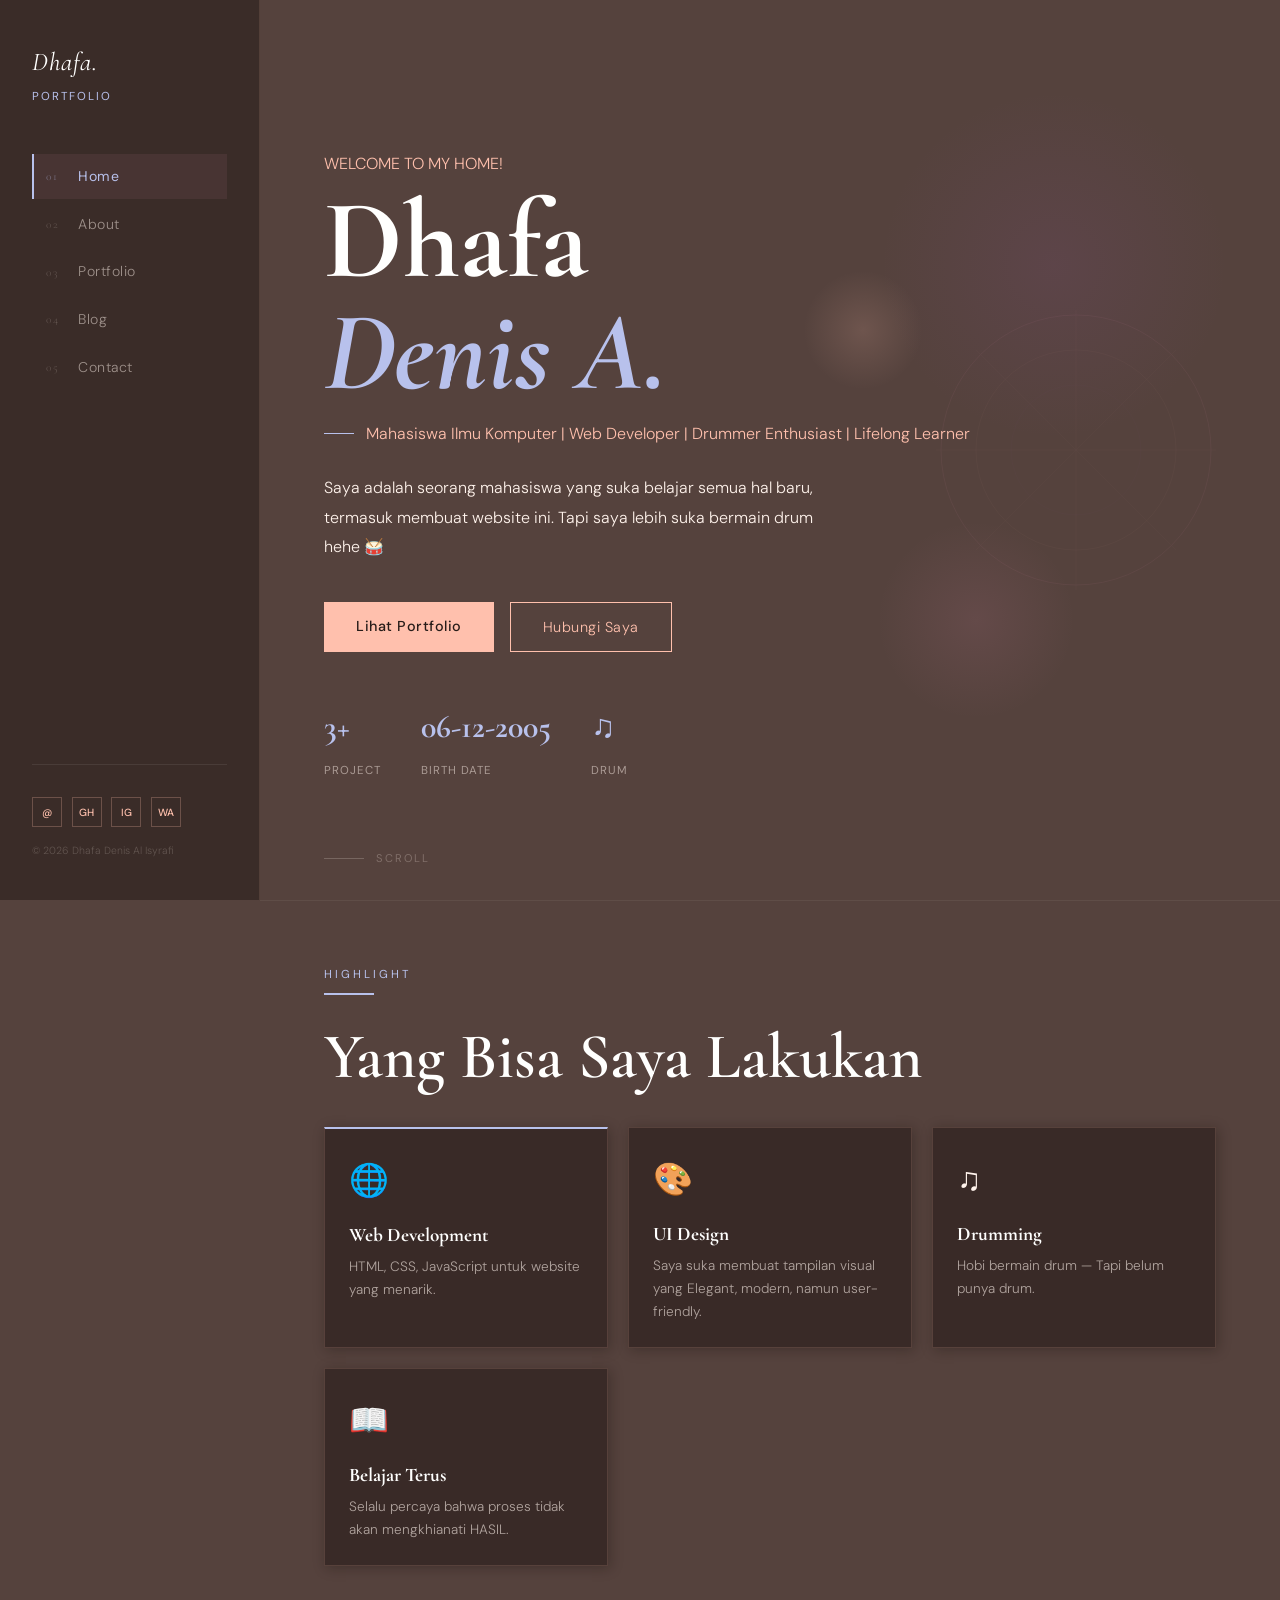
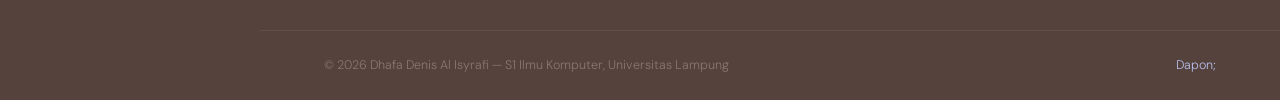
<file: index.html>
<!DOCTYPE html>
<html lang="id">
<head>
  <meta charset="UTF-8"/>
  <meta name="viewport" content="width=device-width, initial-scale=1.0"/>
  <title>Dhafa Denis | Home</title>

  <link rel="stylesheet" href="style.css">
  <link rel="preconnect" href="https://fonts.googleapis.com"/>
  <link rel="preconnect" href="https://fonts.gstatic.com" crossorigin/>
  <link href="https://fonts.googleapis.com/css2?family=Cormorant+Garamond:ital,wght@0,400;0,600;0,700;1,400;1,600&family=DM+Sans:wght@300;400;500&display=swap" rel="stylesheet"/>
</head>
<body>

<aside class="sidebar" id="sidebar">
  <a href="index.html" class="sidebar-logo">Dhafa.</a>
  <span class="sidebar-tagline">Portfolio</span>

  <nav class="sidebar-nav">
    <a href="index.html" class="active">
      <span class="nav-num">01</span> Home
    </a>
    <a href="about.html">
      <span class="nav-num">02</span> About
    </a>
    <a href="portfolio.html">
      <span class="nav-num">03</span> Portfolio
    </a>
    <a href="blog.html">
      <span class="nav-num">04</span> Blog
    </a>
    <a href="contact.html">
      <span class="nav-num">05</span> Contact
    </a>
  </nav>

  <div class="sidebar-divider"></div>

  <div class="sidebar-socials">
    <a href="mailto:Ahirafy1977@gmail.com" class="social-icon" title="Email">@</a>
    <a href="https://github.com/dhafaden" target="_blank" class="social-icon" title="GitHub">GH</a>
    <a href="https://instagram.com/dhafadns" target="_blank" class="social-icon" title="Instagram">IG</a>
    <a href="https://wa.me/6282176998906" target="_blank" class="social-icon" title="WhatsApp">WA</a>
  </div>
  <p class="sidebar-copy">&copy; <span class="current-year">2025</span> Dhafa Denis Al Isyrafi</p>
</aside>

<div class="sidebar-overlay" id="overlay" onclick="closeSidebar()"></div>
<button class="hamburger" id="hamburger" onclick="toggleSidebar()" aria-label="Toggle Menu">
  <span></span><span></span><span></span>
</button>

<main class="main">

  <header class="hero-section">

    <div class="hero-blob hero-blob-1"></div>
    <div class="hero-blob hero-blob-2"></div>
    <div class="hero-blob hero-blob-3"></div>

    <svg style="position:absolute;right:4rem;top:50%;transform:translateY(-50%);opacity:0.06;width:280px;height:280px;pointer-events:none" viewBox="0 0 280 280" fill="none" xmlns="http://www.w3.org/2000/svg">
      <circle cx="140" cy="140" r="135" stroke="#e78fb3" stroke-width="1"/>
      <circle cx="140" cy="140" r="100" stroke="#ffc0ad" stroke-width="0.5"/>
      <circle cx="140" cy="140" r="65" stroke="#9656a1" stroke-width="0.5"/>
      <line x1="0" y1="140" x2="280" y2="140" stroke="#e78fb3" stroke-width="0.5"/>
      <line x1="140" y1="0" x2="140" y2="280" stroke="#e78fb3" stroke-width="0.5"/>
      <line x1="40" y1="40" x2="240" y2="240" stroke="#ffc0ad" stroke-width="0.3"/>
      <line x1="240" y1="40" x2="40" y2="240" stroke="#ffc0ad" stroke-width="0.3"/>
    </svg>

    <div class="hero-content">
      <p class="hero-greeting">WELCOME TO MY HOME!</p>
      <h1 class="hero-name">Dhafa<br/><em>Denis A.</em></h1>
      <div class="hero-typed-row">
        <span class="hero-dash"></span>
        <span class="typed-text">
          Mahasiswa Ilmu Komputer | Web Developer | Drummer Enthusiast | Lifelong Learner
        </span>
      </div>
      <p class="hero-desc">
        Saya adalah seorang mahasiswa yang suka belajar semua hal baru, termasuk membuat website ini.
        Tapi saya lebih suka bermain drum hehe &#129345;
      </p>
      <div class="hero-btns">
        <a href="portfolio.html" class="btn-primary">Lihat Portfolio</a>
        <a href="contact.html" class="btn-outline">Hubungi Saya</a>
      </div>
      <div class="hero-stats">
        <div class="stat-item">
          <span class="stat-num">3+</span>
          <span class="stat-label">Project</span>
        </div>
        <div class="stat-item">
          <span class="stat-num">06-12-2005</span>
          <span class="stat-label">Birth Date</span>
        </div>
        <div class="stat-item">
          <span class="stat-num">&#9835;</span>
          <span class="stat-label">Drum</span>
        </div>
      </div>
    </div>

    <div class="scroll-hint">
      <span class="scroll-hint-line"></span>
      <span>scroll</span>
    </div>
  </header>

  <section style="padding: 4rem; border-top: 1px solid rgba(255,243,236,0.06);">
    <div style="max-width: 900px;">
      <span class="section-label reveal">Highlight</span>
      <span class="deco-line reveal"></span>
      <h2 class="section-title reveal" style="margin-bottom:2rem;">Yang Bisa Saya Lakukan</h2>

      <div style="display:grid; grid-template-columns:repeat(auto-fill,minmax(220px,1fr)); gap:1.25rem;">
        <div class="card reveal">
          <div style="font-size:2rem;margin-bottom:1rem;">&#127760;</div>
          <h3 style="font-size:1.2rem;margin-bottom:0.5rem;">Web Development</h3>
          <p style="font-size:0.85rem;color:rgba(255,243,236,0.6);">HTML, CSS, JavaScript untuk website yang menarik.</p>
        </div>
        <div class="card reveal">
          <div style="font-size:2rem;margin-bottom:1rem;">&#127912;</div>
          <h3 style="font-size:1.2rem;margin-bottom:0.5rem;">UI Design</h3>
          <p style="font-size:0.85rem;color:rgba(255,243,236,0.6);">Saya suka membuat tampilan visual yang Elegant, modern, namun user-friendly.</p>
        </div>
        <div class="card reveal">
          <div style="font-size:2rem;margin-bottom:1rem;">&#9835;</div>
          <h3 style="font-size:1.2rem;margin-bottom:0.5rem;">Drumming</h3>
          <p style="font-size:0.85rem;color:rgba(255,243,236,0.6);">Hobi bermain drum — Tapi belum punya drum.</p>
        </div>
        <div class="card reveal">
          <div style="font-size:2rem;margin-bottom:1rem;">&#128214;</div>
          <h3 style="font-size:1.2rem;margin-bottom:0.5rem;">Belajar Terus</h3>
          <p style="font-size:0.85rem;color:rgba(255,243,236,0.6);">Selalu percaya bahwa proses tidak akan mengkhianati HASIL.</p>
        </div>
      </div>
    </div>
  </section>

  <footer>
    <span>&copy; <span class="current-year">2025</span> Dhafa Denis Al Isyrafi &mdash; S1 Ilmu Komputer, Universitas Lampung</span>
    <span style="color:var(--highlight);">Dapon;</span>
  </footer>

</main>

<script src="main.js"></script>
</body>
</html>
</file>
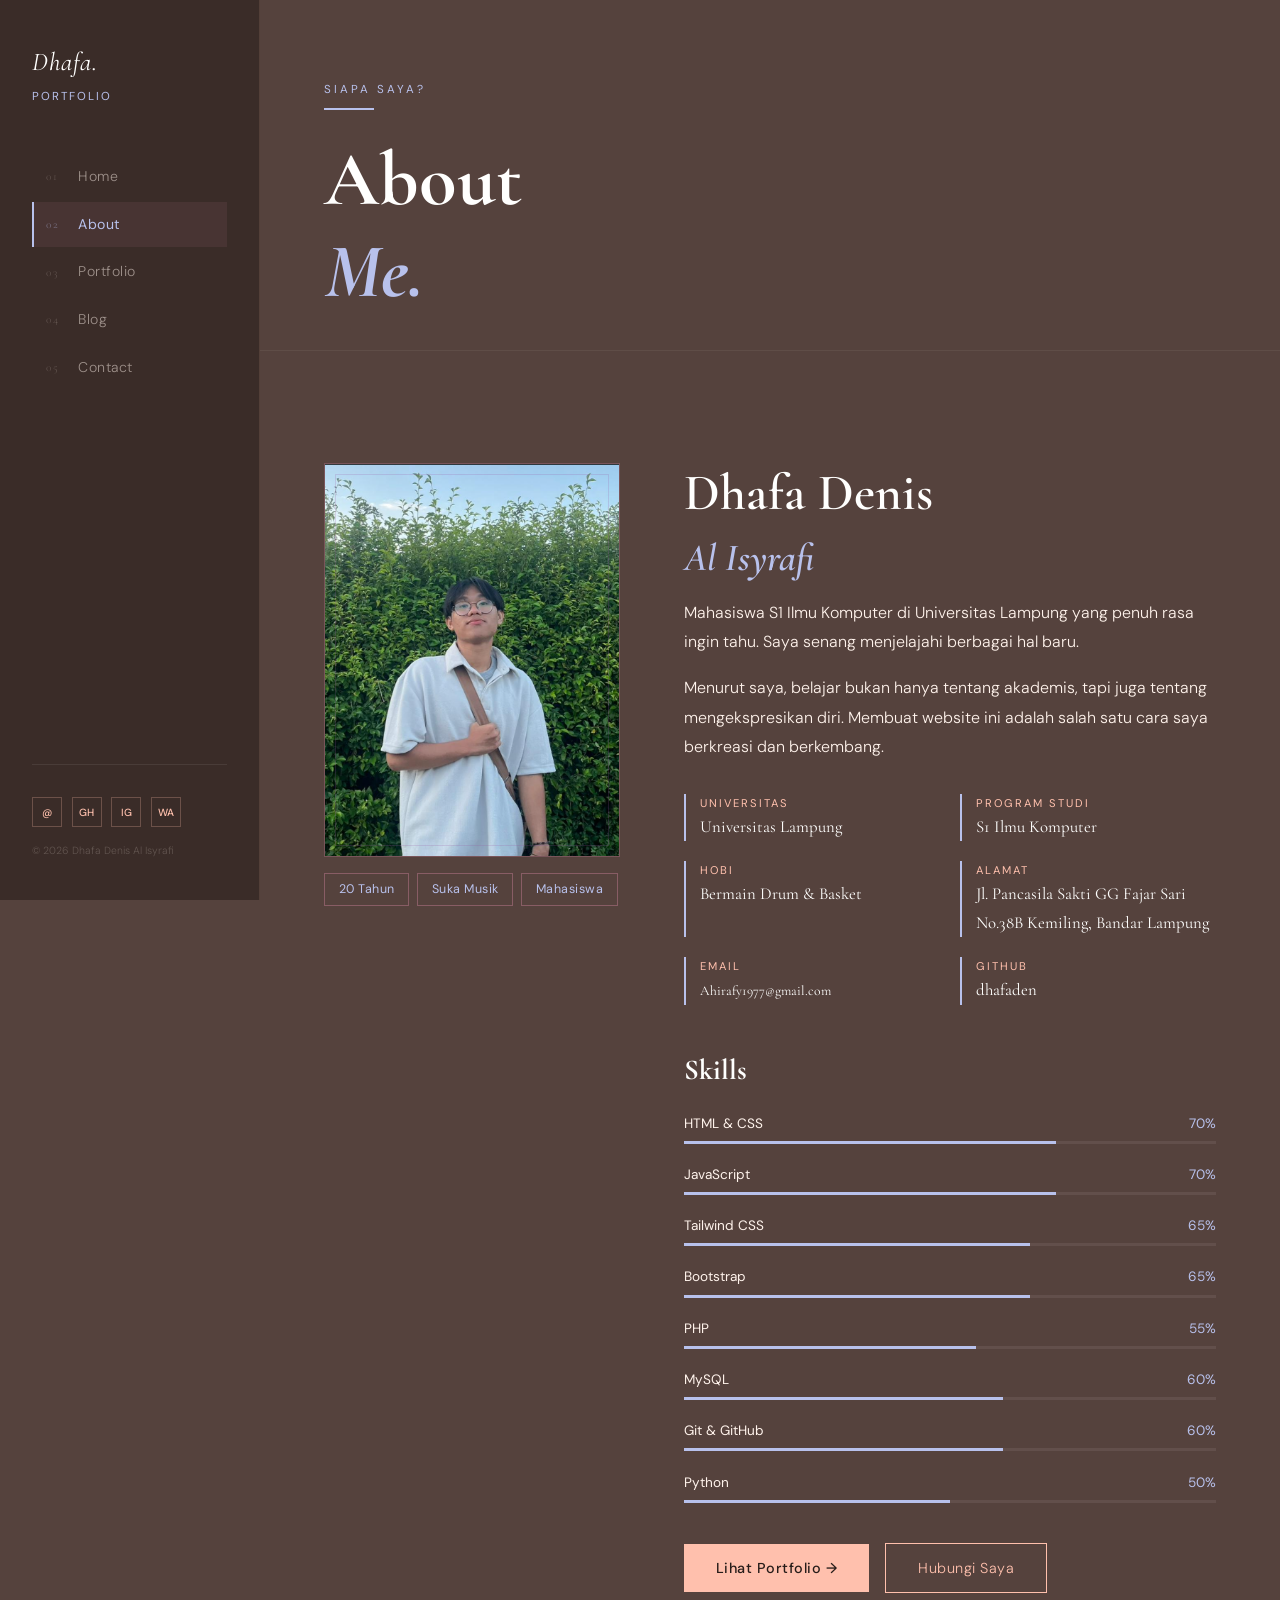
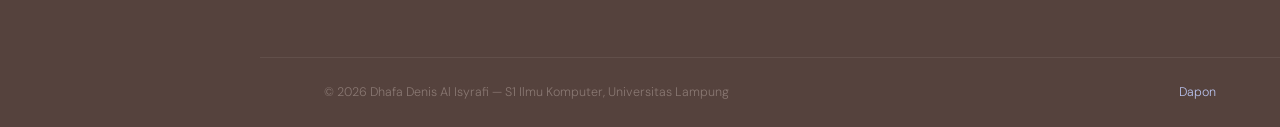
<file: about.html>
<!DOCTYPE html>
<html lang="id">
<head>
  <meta charset="UTF-8"/>
  <meta name="viewport" content="width=device-width, initial-scale=1.0"/>
  <title>Dhafa Denis | About</title>
  <link rel="stylesheet" href="style.css">
  <link href="https://fonts.googleapis.com/css2?family=Cormorant+Garamond:ital,wght@0,400;0,600;0,700;1,400;1,600&family=DM+Sans:wght@300;400;500&display=swap" rel="stylesheet"/>
</head>
<body>

<aside class="sidebar" id="sidebar">
  <a href="index.html" class="sidebar-logo">Dhafa.</a>
  <span class="sidebar-tagline">Portfolio</span>
  <nav class="sidebar-nav">
    <a href="index.html"><span class="nav-num">01</span> Home</a>
    <a href="about.html" class="active"><span class="nav-num">02</span> About</a>
    <a href="portfolio.html"><span class="nav-num">03</span> Portfolio</a>
    <a href="blog.html"><span class="nav-num">04</span> Blog</a>
    <a href="contact.html"><span class="nav-num">05</span> Contact</a>
  </nav>
  <div class="sidebar-divider"></div>
  <div class="sidebar-socials">
    <a href="mailto:Ahirafy1977@gmail.com" class="social-icon">@</a>
    <a href="https://github.com/dhafaden" target="_blank" class="social-icon">GH</a>
    <a href="https://instagram.com/dhafadns" target="_blank" class="social-icon">IG</a>
    <a href="https://wa.me/6282176998906" target="_blank" class="social-icon">WA</a>
  </div>
  <p class="sidebar-copy">&copy; <span class="current-year">2025</span> Dhafa Denis Al Isyrafi</p>
</aside>

<div class="sidebar-overlay" id="overlay" onclick="closeSidebar()"></div>
<button class="hamburger" id="hamburger" onclick="toggleSidebar()"><span></span><span></span><span></span></button>

<main class="main">
  <header style="padding:5rem 4rem 2rem;border-bottom:1px solid rgba(255,243,236,0.06);">
    <span class="section-label">Siapa Saya?</span>
    <span class="deco-line"></span>
    <h1 style="font-size:clamp(2.5rem,6vw,5rem);font-weight:700;">About<br/><em style="color:var(--highlight)">Me.</em></h1>
  </header>

  <section class="page-content">
    <div class="about-grid">

      <div class="about-photo-col">
        <div class="about-photo">
          <img src="dapon.png" alt="Foto Dhafa Denis" />
        </div>
        <div style="margin-top:1rem;display:flex;gap:0.5rem;flex-wrap:wrap;">
          <span class="tag">20 Tahun</span>
          <span class="tag">Suka Musik</span>
          <span class="tag">Mahasiswa</span>
        </div>
      </div>

      <div>
        <h2 style="font-size:clamp(2rem,4vw,3.5rem);font-weight:600;margin-bottom:0.75rem;" class="reveal">
          Dhafa Denis<br/><em style="color:var(--highlight);font-size:0.75em;">Al Isyrafi</em>
        </h2>

        <p class="about-bio reveal">
          Mahasiswa S1 Ilmu Komputer di Universitas Lampung yang penuh rasa ingin tahu. Saya senang menjelajahi berbagai hal baru.
        </p>
        <p class="about-bio reveal">
          Menurut saya, belajar bukan hanya tentang akademis, tapi juga tentang mengekspresikan diri. Membuat website ini adalah salah satu cara saya berkreasi dan berkembang.
        </p>

        <div class="facts-grid reveal">
          <div class="fact"><span class="fact-label">Universitas</span><span class="fact-val">Universitas Lampung</span></div>
          <div class="fact"><span class="fact-label">Program Studi</span><span class="fact-val">S1 Ilmu Komputer</span></div>
          <div class="fact"><span class="fact-label">Hobi</span><span class="fact-val">Bermain Drum & Basket</span></div>
          <div class="fact"><span class="fact-label">Alamat</span><span class="fact-val">Jl. Pancasila Sakti GG Fajar Sari No.38B Kemiling, Bandar Lampung</span></div>
          <div class="fact"><span class="fact-label">Email</span><span class="fact-val" style="font-size:0.85rem;">Ahirafy1977@gmail.com</span></div>
          <div class="fact"><span class="fact-label">GitHub</span><span class="fact-val">dhafaden</span></div>
        </div>

        <div class="skills-section reveal">
          <h3 style="font-family:'Cormorant Garamond',serif;font-size:1.8rem;margin-bottom:1.5rem;color:var(--headline);">Skills</h3>

          <div class="skill-item">
            <div class="skill-header"><span class="skill-name">HTML &amp; CSS</span><span class="skill-percent">70%</span></div>
            <div class="skill-bar"><div class="skill-fill" data-level="70"></div></div>
          </div>
          <div class="skill-item">
            <div class="skill-header"><span class="skill-name">JavaScript</span><span class="skill-percent">70%</span></div>
            <div class="skill-bar"><div class="skill-fill" data-level="70"></div></div>
          </div>
          <div class="skill-item">
            <div class="skill-header"><span class="skill-name">Tailwind CSS</span><span class="skill-percent">65%</span></div>
            <div class="skill-bar"><div class="skill-fill" data-level="65"></div></div>
          </div>
          <div class="skill-item">
            <div class="skill-header"><span class="skill-name">Bootstrap</span><span class="skill-percent">65%</span></div>
            <div class="skill-bar"><div class="skill-fill" data-level="65"></div></div>
          </div>
          <div class="skill-item">
            <div class="skill-header"><span class="skill-name">PHP</span><span class="skill-percent">55%</span></div>
            <div class="skill-bar"><div class="skill-fill" data-level="55"></div></div>
          </div>
          <div class="skill-item">
            <div class="skill-header"><span class="skill-name">MySQL</span><span class="skill-percent">60%</span></div>
            <div class="skill-bar"><div class="skill-fill" data-level="60"></div></div>
          </div>
          <div class="skill-item">
            <div class="skill-header"><span class="skill-name">Git &amp; GitHub</span><span class="skill-percent">60%</span></div>
            <div class="skill-bar"><div class="skill-fill" data-level="60"></div></div>
          </div>
          <div class="skill-item">
            <div class="skill-header"><span class="skill-name">Python</span><span class="skill-percent">50%</span></div>
            <div class="skill-bar"><div class="skill-fill" data-level="50"></div></div>
          </div>
        </div>

        <div style="margin-top:2.5rem;" class="reveal">
          <a href="portfolio.html" class="btn-primary">Lihat Portfolio &rarr;</a>
          &nbsp;&nbsp;
          <a href="contact.html" class="btn-outline">Hubungi Saya</a>
        </div>
      </div>
    </div>
  </section>

  <footer>
    <span>&copy; <span class="current-year">2025</span> Dhafa Denis Al Isyrafi &mdash; S1 Ilmu Komputer, Universitas Lampung</span>
    <span style="color:var(--highlight);">Dapon</span>
  </footer>
</main>

<script src="main.js"></script>
</body>
</html>
</file>
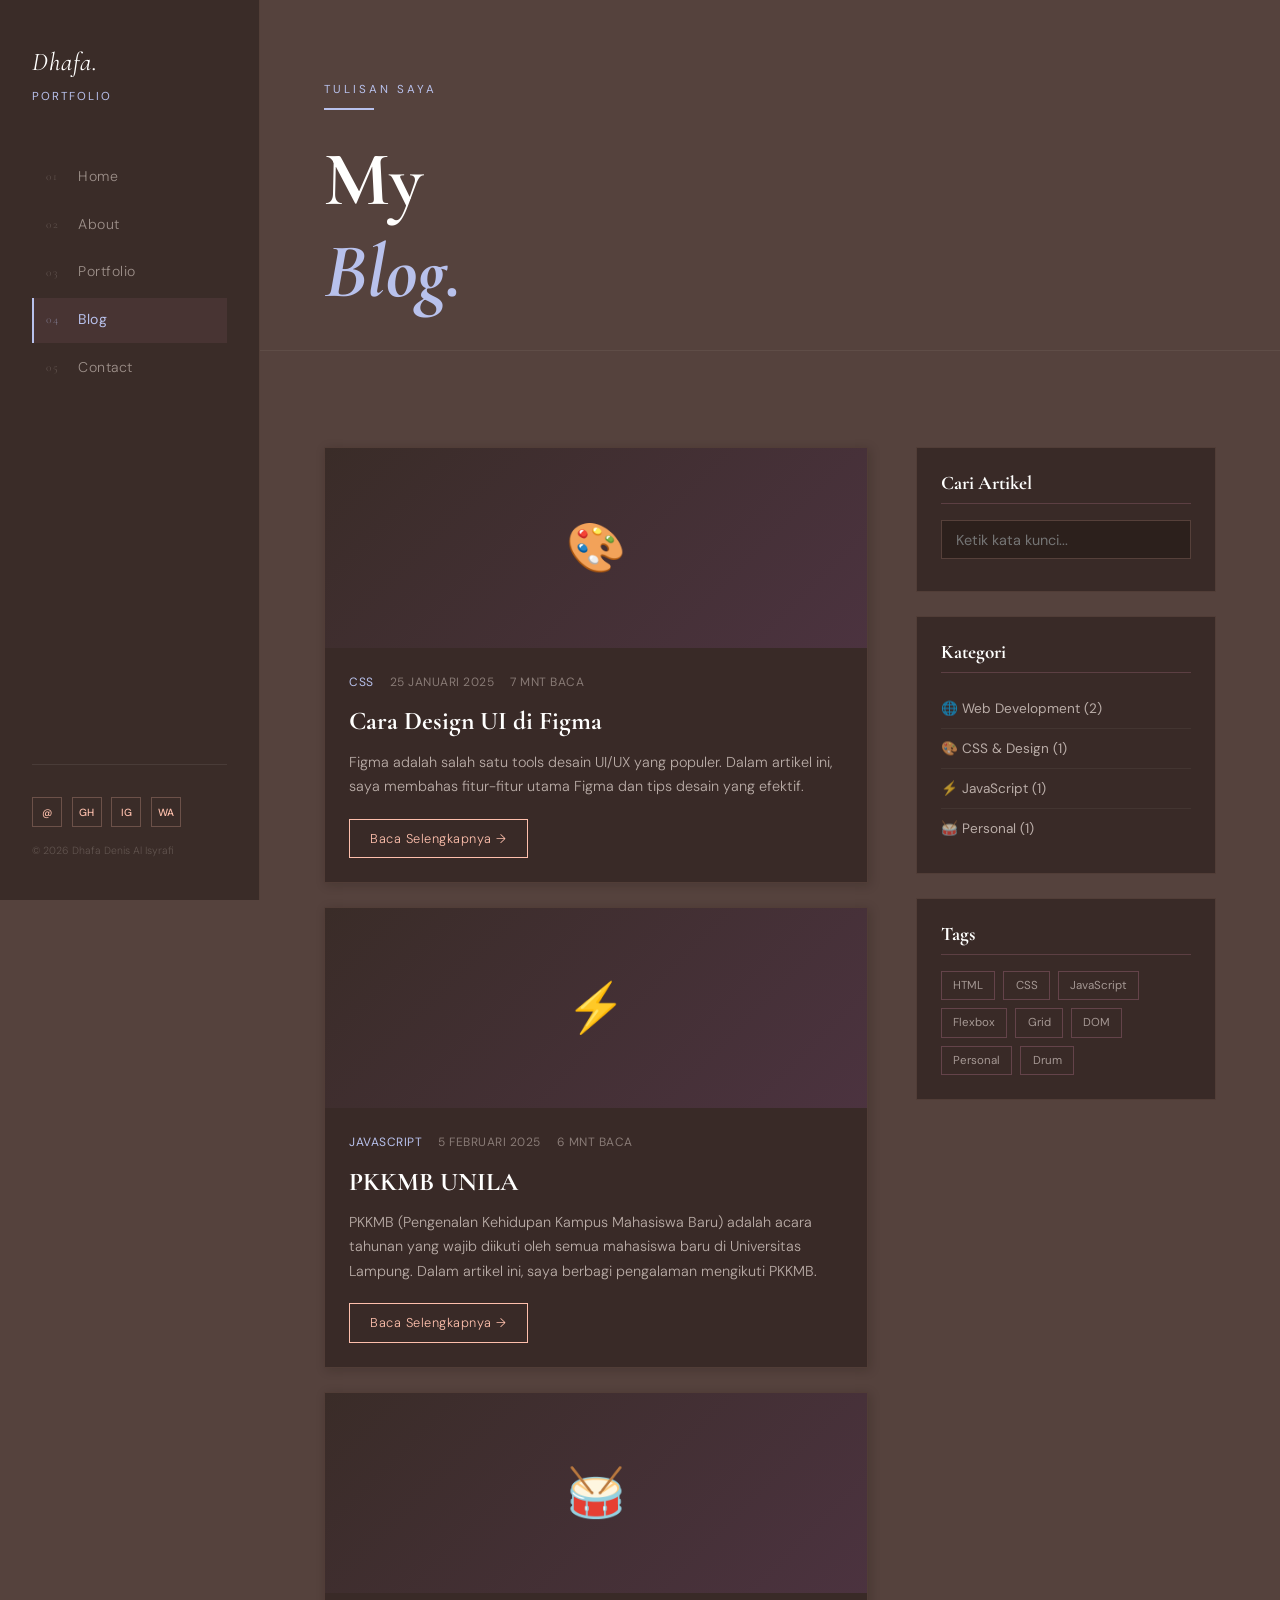
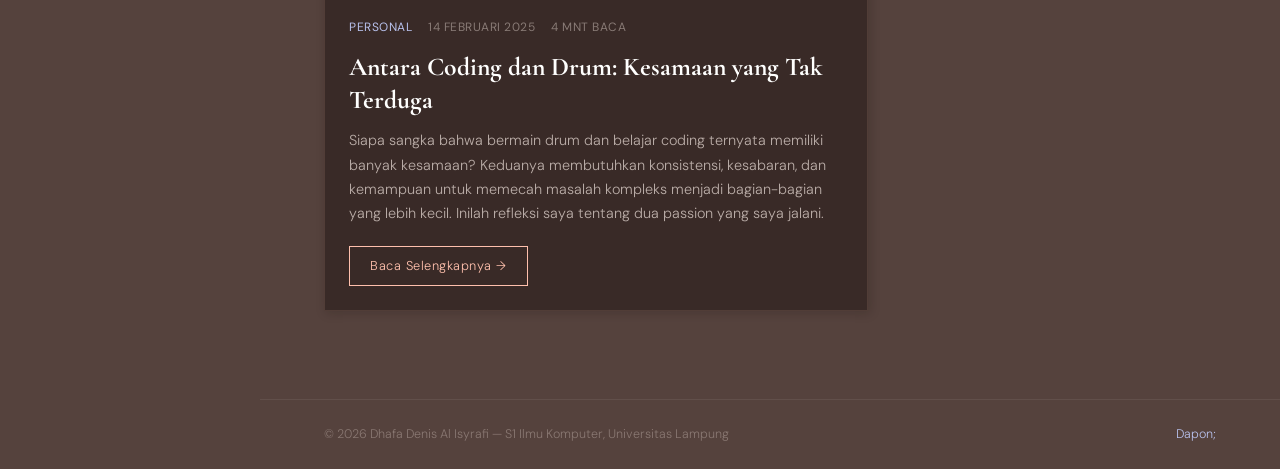
<file: blog.html>
<!DOCTYPE html>
<html lang="id">
<head>
  <meta charset="UTF-8"/>
  <meta name="viewport" content="width=device-width, initial-scale=1.0"/>
  <title>Dhafa Denis | Blog</title>
  <link rel="stylesheet" href="style.css">
  <link href="https://fonts.googleapis.com/css2?family=Cormorant+Garamond:ital,wght@0,400;0,600;0,700;1,400;1,600&family=DM+Sans:wght@300;400;500&display=swap" rel="stylesheet"/>
</head>
<body>

<aside class="sidebar" id="sidebar">
  <a href="index.html" class="sidebar-logo">Dhafa.</a>
  <span class="sidebar-tagline">Portfolio</span>
  <nav class="sidebar-nav">
    <a href="index.html"><span class="nav-num">01</span> Home</a>
    <a href="about.html"><span class="nav-num">02</span> About</a>
    <a href="portfolio.html"><span class="nav-num">03</span> Portfolio</a>
    <a href="blog.html" class="active"><span class="nav-num">04</span> Blog</a>
    <a href="contact.html"><span class="nav-num">05</span> Contact</a>
  </nav>
  <div class="sidebar-divider"></div>
  <div class="sidebar-socials">
    <a href="mailto:Ahirafy1977@gmail.com" class="social-icon">@</a>
    <a href="https://github.com/dhafaden" target="_blank" class="social-icon">GH</a>
    <a href="https://instagram.com/dhafadns" target="_blank" class="social-icon">IG</a>
    <a href="https://wa.me/6282176998906" target="_blank" class="social-icon">WA</a>
  </div>
  <p class="sidebar-copy">&copy; <span class="current-year">2025</span> Dhafa Denis Al Isyrafi</p>
</aside>

<div class="sidebar-overlay" id="overlay" onclick="closeSidebar()"></div>
<button class="hamburger" id="hamburger" onclick="toggleSidebar()"><span></span><span></span><span></span></button>

<main class="main">

  <header style="padding:5rem 4rem 2rem;border-bottom:1px solid rgba(255,243,236,0.06);">
    <span class="section-label">Tulisan Saya</span>
    <span class="deco-line"></span>
    <h1 style="font-size:clamp(2.5rem,6vw,5rem);font-weight:700;">My<br/><em style="color:var(--highlight)">Blog.</em></h1>
  </header>

  <section class="page-content">
    <div class="blog-layout">

      <main>

        <article class="blog-card reveal">
          <div class="blog-thumb">&#127912;</div>
          <div class="blog-body">
            <div class="blog-meta">
              <span class="blog-cat">CSS</span>
              <span>25 Januari 2025</span>
              <span>7 mnt baca</span>
            </div>
            <h2 class="blog-title">Cara Design UI di Figma </h2>
            <p class="blog-excerpt">
              Figma adalah salah satu tools desain UI/UX yang populer. Dalam artikel ini, saya membahas fitur-fitur utama Figma dan tips desain yang efektif.
            </p>
            <a href="#" class="btn-outline btn-sm" onclick="showNotification('Artikel sedang dipersiapkan! 📝'); return false;">Baca Selengkapnya &rarr;</a>
          </div>
        </article>


        <article class="blog-card reveal">
          <div class="blog-thumb">&#9889;</div>
          <div class="blog-body">
            <div class="blog-meta">
              <span class="blog-cat">JavaScript</span>
              <span>5 Februari 2025</span>
              <span>6 mnt baca</span>
            </div>
            <h2 class="blog-title">PKKMB UNILA</h2>
            <p class="blog-excerpt">
              PKKMB (Pengenalan Kehidupan Kampus Mahasiswa Baru) adalah acara tahunan yang wajib diikuti oleh semua mahasiswa baru di Universitas Lampung. Dalam artikel ini, saya berbagi pengalaman mengikuti PKKMB.
            </p>
            <a href="#" class="btn-outline btn-sm" onclick="showNotification('Artikel sedang dipersiapkan! 📝'); return false;">Baca Selengkapnya &rarr;</a>
          </div>
        </article>

        <article class="blog-card reveal">
          <div class="blog-thumb">&#129345;</div>
          <div class="blog-body">
            <div class="blog-meta">
              <span class="blog-cat">Personal</span>
              <span>14 Februari 2025</span>
              <span>4 mnt baca</span>
            </div>
            <h2 class="blog-title">Antara Coding dan Drum: Kesamaan yang Tak Terduga</h2>
            <p class="blog-excerpt">
              Siapa sangka bahwa bermain drum dan belajar coding ternyata memiliki banyak kesamaan? Keduanya membutuhkan konsistensi, kesabaran, dan kemampuan untuk memecah masalah kompleks menjadi bagian-bagian yang lebih kecil. Inilah refleksi saya tentang dua passion yang saya jalani.
            </p>
            <a href="#" class="btn-outline btn-sm" onclick="showNotification('Artikel sedang dipersiapkan! 📝'); return false;">Baca Selengkapnya &rarr;</a>
          </div>
        </article>

      </main>

      <aside class="blog-sidebar">

        <div class="widget reveal">
          <h3 class="widget-title">Cari Artikel</h3>
          <div class="form-group">
            <input type="search" placeholder="Ketik kata kunci..." id="searchInput" style="background:rgba(39,28,25,0.7);border:1px solid rgba(255,192,173,0.2);color:var(--headline);padding:0.6rem 0.9rem;font-family:DM Sans,sans-serif;font-size:0.9rem;outline:none;width:100%;"/>
          </div>
          <p id="searchResult" style="font-size:0.8rem;color:rgba(255,243,236,0.4);margin-top:0.5rem;"></p>
        </div>

        <div class="widget reveal">
          <h3 class="widget-title">Kategori</h3>
          <ul class="widget-list">
            <li onclick="showNotification('Filter: Web Dev')">&#127760; Web Development (2)</li>
            <li onclick="showNotification('Filter: CSS')">&#127912; CSS &amp; Design (1)</li>
            <li onclick="showNotification('Filter: JavaScript')">&#9889; JavaScript (1)</li>
            <li onclick="showNotification('Filter: Personal')">&#129345; Personal (1)</li>
          </ul>
        </div>

        <div class="widget reveal">
          <h3 class="widget-title">Tags</h3>
          <div class="widget-tags">
            <span class="widget-tag" onclick="showNotification('#HTML')">HTML</span>
            <span class="widget-tag" onclick="showNotification('#CSS')">CSS</span>
            <span class="widget-tag" onclick="showNotification('#JavaScript')">JavaScript</span>
            <span class="widget-tag" onclick="showNotification('#Flexbox')">Flexbox</span>
            <span class="widget-tag" onclick="showNotification('#Grid')">Grid</span>
            <span class="widget-tag" onclick="showNotification('#DOM')">DOM</span>
            <span class="widget-tag" onclick="showNotification('#Personal')">Personal</span>
            <span class="widget-tag" onclick="showNotification('#Drum')">Drum</span>
          </div>
        </div>

      </aside>
    </div>
  </section>

  <footer>
    <span>&copy; <span class="current-year">2025</span> Dhafa Denis Al Isyrafi &mdash; S1 Ilmu Komputer, Universitas Lampung</span>
    <span style="color:var(--highlight);">Dapon;</span>
  </footer>
</main>

<script src="main.js"></script>
<script>

document.addEventListener('DOMContentLoaded', function () {
  var searchInput = document.getElementById('searchInput');
  var searchResult = document.getElementById('searchResult');
  var articles = document.querySelectorAll('article.blog-card');

  if (searchInput) {
    searchInput.addEventListener('input', function () {
      var q = this.value.toLowerCase().trim();
      var count = 0;

      articles.forEach(function (art) {
        var title = art.querySelector('.blog-title').textContent.toLowerCase();
        var excerpt = art.querySelector('.blog-excerpt').textContent.toLowerCase();

        if (q === '' || title.includes(q) || excerpt.includes(q)) {
          art.style.display = 'block';
          count++;
        } else {
          art.style.display = 'none';
        }
      });

      if (q !== '') {
        searchResult.textContent = 'Ditemukan ' + count + ' artikel'; 
        searchResult.style.color = count > 0 ? 'var(--highlight)' : 'rgba(255,100,100,0.7)';
      } else {
        searchResult.textContent = '';
      }
    });
  }
});
</script>
</body>
</html>
</file>
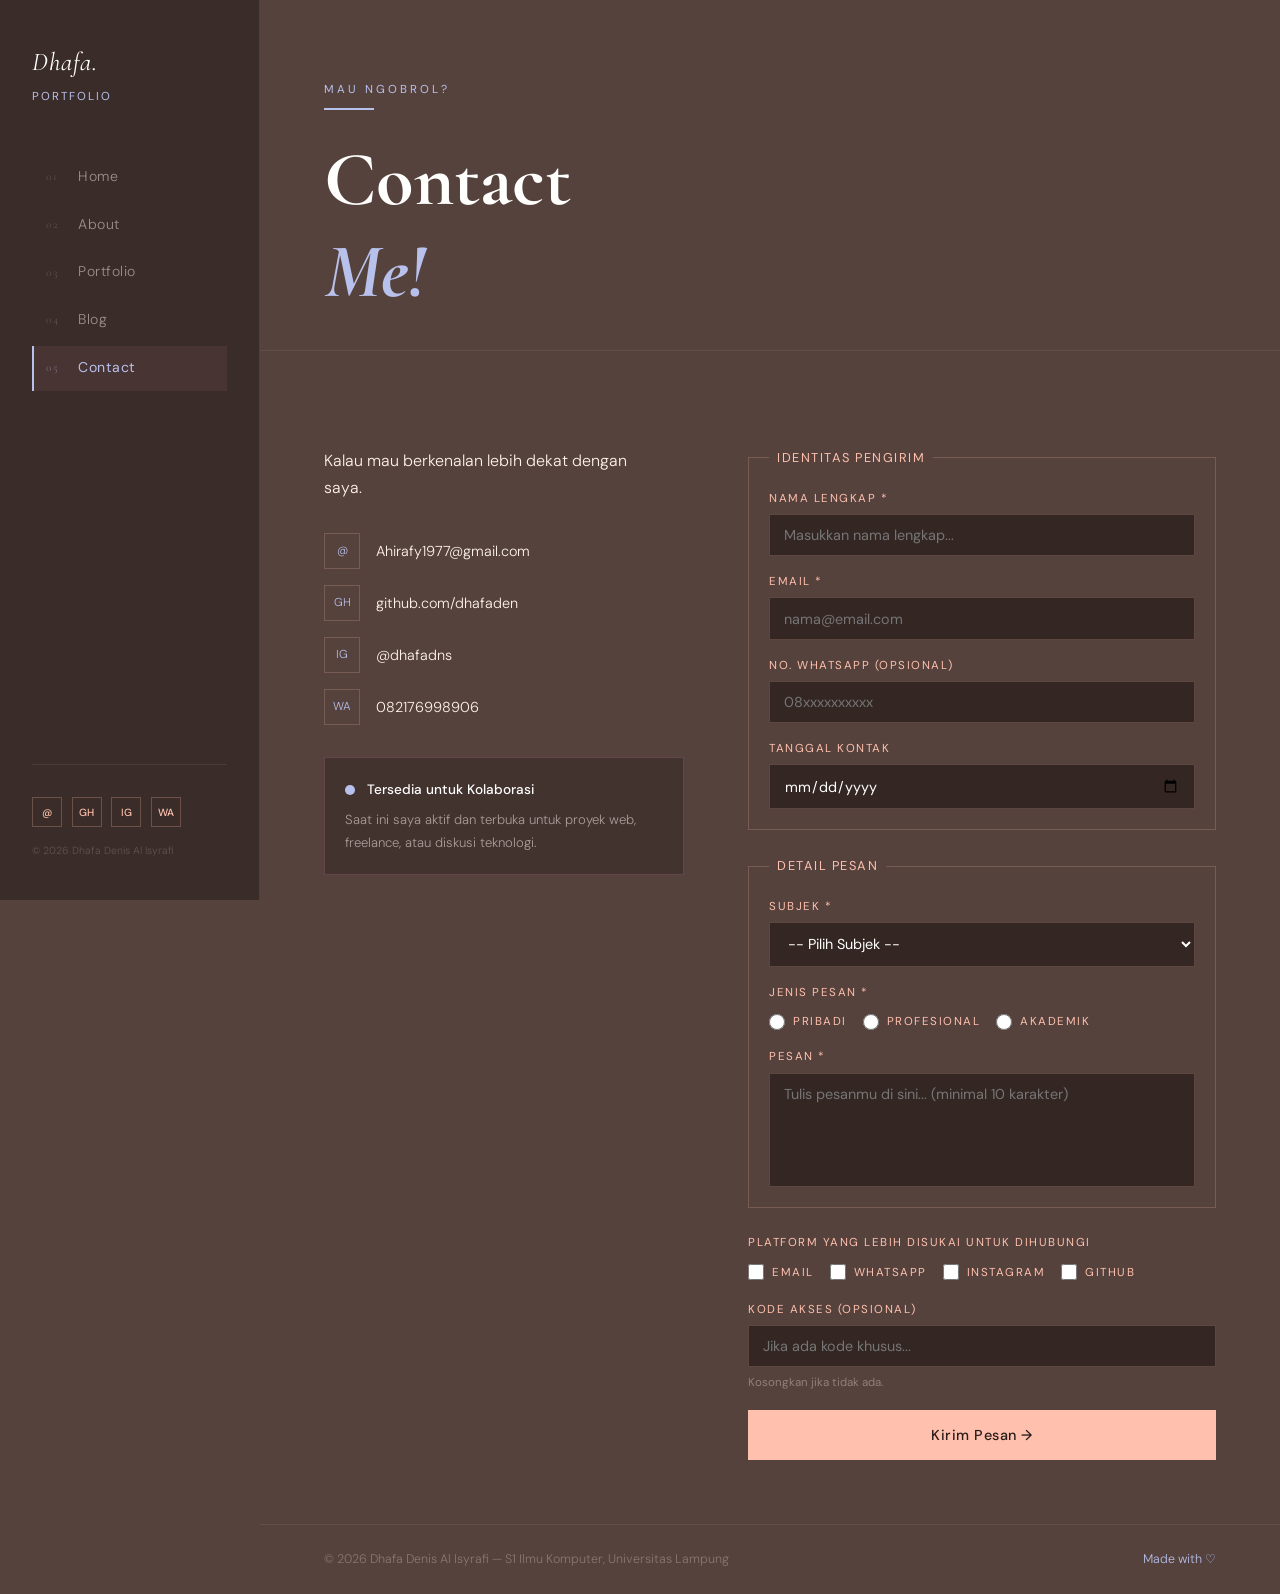
<file: contact.html>
<!DOCTYPE html>
<html lang="id">
<head>
  <meta charset="UTF-8"/>
  <meta name="viewport" content="width=device-width, initial-scale=1.0"/>
  <title>Dhafa Denis | Contact</title>
  <link rel="stylesheet" href="style.css">
  <link href="https://fonts.googleapis.com/css2?family=Cormorant+Garamond:ital,wght@0,400;0,600;0,700;1,400;1,600&family=DM+Sans:wght@300;400;500&display=swap" rel="stylesheet"/>
</head>
<body>

<aside class="sidebar" id="sidebar">
  <a href="index.html" class="sidebar-logo">Dhafa.</a>
  <span class="sidebar-tagline">Portfolio</span>
  <nav class="sidebar-nav">
    <a href="index.html"><span class="nav-num">01</span> Home</a>
    <a href="about.html"><span class="nav-num">02</span> About</a>
    <a href="portfolio.html"><span class="nav-num">03</span> Portfolio</a>
    <a href="blog.html"><span class="nav-num">04</span> Blog</a>
    <a href="contact.html" class="active"><span class="nav-num">05</span> Contact</a>
  </nav>
  <div class="sidebar-divider"></div>
  <div class="sidebar-socials">
    <a href="mailto:Ahirafy1977@gmail.com" class="social-icon">@</a>
    <a href="https://github.com/dhafaden" target="_blank" class="social-icon">GH</a>
    <a href="https://instagram.com/dhafadns" target="_blank" class="social-icon">IG</a>
    <a href="https://wa.me/6282176998906" target="_blank" class="social-icon">WA</a>
  </div>
  <p class="sidebar-copy">&copy; <span class="current-year">2025</span> Dhafa Denis Al Isyrafi</p>
</aside>

<div class="sidebar-overlay" id="overlay" onclick="closeSidebar()"></div>
<button class="hamburger" id="hamburger" onclick="toggleSidebar()"><span></span><span></span><span></span></button>

<main class="main">

  <header style="padding:5rem 4rem 2rem;border-bottom:1px solid rgba(255,243,236,0.06);">
    <span class="section-label">Mau Ngobrol?</span>
    <span class="deco-line"></span>
    <h1 style="font-size:clamp(2.5rem,6vw,5rem);font-weight:700;">Contact<br/><em style="color:var(--highlight)">Me!</em></h1>
  </header>

  <section class="page-content">
    <div class="contact-layout">

      <div class="reveal">
        <p class="contact-info-desc">
          Kalau mau berkenalan lebih dekat dengan saya.
        </p>

        <div class="contact-links">
          <a href="mailto:Ahirafy1977@gmail.com" class="c-link">
            <div class="c-icon">@</div>
            <span>Ahirafy1977@gmail.com</span>
          </a>
          <a href="https://github.com/dhafaden" target="_blank" class="c-link">
            <div class="c-icon">GH</div>
            <span>github.com/dhafaden</span>
          </a>
          <a href="https://instagram.com/dhafadns" target="_blank" class="c-link">
            <div class="c-icon">IG</div>
            <span>@dhafadns</span>
          </a>
          <a href="https://wa.me/6282176998906" target="_blank" class="c-link">
            <div class="c-icon">WA</div>
            <span>082176998906</span>
          </a>
        </div>

        <div style="margin-top:2rem;border:1px solid rgba(232,143,179,0.2);padding:1.25rem;background:rgba(39,28,25,0.4);">
          <div style="display:flex;align-items:center;gap:0.75rem;margin-bottom:0.5rem;">
            <span style="width:10px;height:10px;border-radius:50%;background:var(--highlight);display:inline-block;animation:pulse 2s infinite;"></span>
            <span style="font-size:0.85rem;color:var(--headline);font-weight:500;">Tersedia untuk Kolaborasi</span>
          </div>
          <p style="font-size:0.82rem;color:rgba(255,243,236,0.55);font-weight:300;">
            Saat ini saya aktif dan terbuka untuk proyek web, freelance, atau diskusi teknologi.
          </p>
        </div>

        <style>
          @keyframes pulse {
            0%, 100% { opacity: 1; transform: scale(1); }
            50% { opacity: 0.6; transform: scale(1.2); }
          }
        </style>
      </div>

      <div class="reveal">

        <form
          class="contact-form"
          id="contactForm"
          action="#"
          method="POST"
          target="_self"
          novalidate
        >

          <fieldset>
            <legend>Identitas Pengirim</legend>

            <div class="form-group" id="fg-name">
              <label for="cf-name">Nama Lengkap *</label>
              <input type="text" id="cf-name" name="name" placeholder="Masukkan nama lengkap..." />
              <span class="err-msg">Nama minimal 2 karakter.</span>
            </div>

            <div class="form-group" style="margin-top:1rem;" id="fg-email">
              <label for="cf-email">Email *</label>
              <input type="email" id="cf-email" name="email" placeholder="nama@email.com" />
              <span class="err-msg">Masukkan email yang valid.</span>
            </div>

            <div class="form-group" style="margin-top:1rem;">
              <label for="cf-phone">No. WhatsApp (Opsional)</label>
              <input type="number" id="cf-phone" name="phone" placeholder="08xxxxxxxxxx" />
            </div>

            <div class="form-group" style="margin-top:1rem;">
              <label for="cf-date">Tanggal Kontak</label>
              <input type="date" id="cf-date" name="date" />
            </div>
          </fieldset>

          <fieldset>
            <legend>Detail Pesan</legend>

            <div class="form-group" id="fg-subject">
              <label for="cf-subject">Subjek *</label>
              <select id="cf-subject" name="subject">
                <option value="">-- Pilih Subjek --</option>
                <option value="kolaborasi">Kolaborasi Project</option>
                <option value="freelance">Pekerjaan Freelance</option>
                <option value="pertanyaan">Pertanyaan Umum</option>
                <option value="masukan">Masukan &amp; Saran</option>
                <option value="lainnya">Lainnya</option>
              </select>
              <span class="err-msg">Pilih subjek terlebih dahulu.</span>
            </div>

            <div class="form-group" style="margin-top:1rem;" id="fg-jenis">
              <label>Jenis Pesan *</label>
              <div class="radio-group">
                <label class="radio-item">
                  <input type="radio" name="jenis" value="pribadi"/> Pribadi
                </label>
                <label class="radio-item">
                  <input type="radio" name="jenis" value="profesional"/> Profesional
                </label>
                <label class="radio-item">
                  <input type="radio" name="jenis" value="akademik"/> Akademik
                </label>
              </div>
              <span class="err-msg">Pilih jenis pesan.</span>
            </div>

            <div class="form-group" style="margin-top:1rem;" id="fg-message">
              <label for="cf-message">Pesan * <span id="charCount" style="font-size:0.68rem;color:rgba(255,243,236,0.35);font-weight:300;"></span></label>
              <textarea id="cf-message" name="message" rows="5" placeholder="Tulis pesanmu di sini... (minimal 10 karakter)"></textarea>
              <span class="err-msg">Pesan minimal 10 karakter.</span>
            </div>
          </fieldset>

          <div class="form-group">
            <label>Platform yang Lebih Disukai untuk Dihubungi</label>
            <div class="checkbox-group">
              <label class="checkbox-item">
                <input type="checkbox" name="platform" value="email"/> Email
              </label>
              <label class="checkbox-item">
                <input type="checkbox" name="platform" value="wa"/> WhatsApp
              </label>
              <label class="checkbox-item">
                <input type="checkbox" name="platform" value="instagram"/> Instagram
              </label>
              <label class="checkbox-item">
                <input type="checkbox" name="platform" value="github"/> GitHub
              </label>
            </div>
          </div>

          <div class="form-group">
            <label for="cf-code">Kode Akses (opsional)</label>
            <input type="password" id="cf-code" name="code" placeholder="Jika ada kode khusus..."/>
            <span style="font-size:0.72rem;color:rgba(255,243,236,0.35);">Kosongkan jika tidak ada.</span>
          </div>

          <button type="submit" class="btn-primary" style="width:100%;text-align:center;padding:1rem;">
            Kirim Pesan &#8594;
          </button>

          <div class="form-success" id="formSuccess"></div>

        </form>
      </div>
    </div>
  </section>

  <footer>
    <span>&copy; <span class="current-year">2025</span> Dhafa Denis Al Isyrafi &mdash; S1 Ilmu Komputer, Universitas Lampung</span>
    <span style="color:var(--highlight);">Made with &#9825;</span>
  </footer>
</main>

<script src="main.js"></script>
<script src="contact.js"></script>
</body>
</html>
</file>
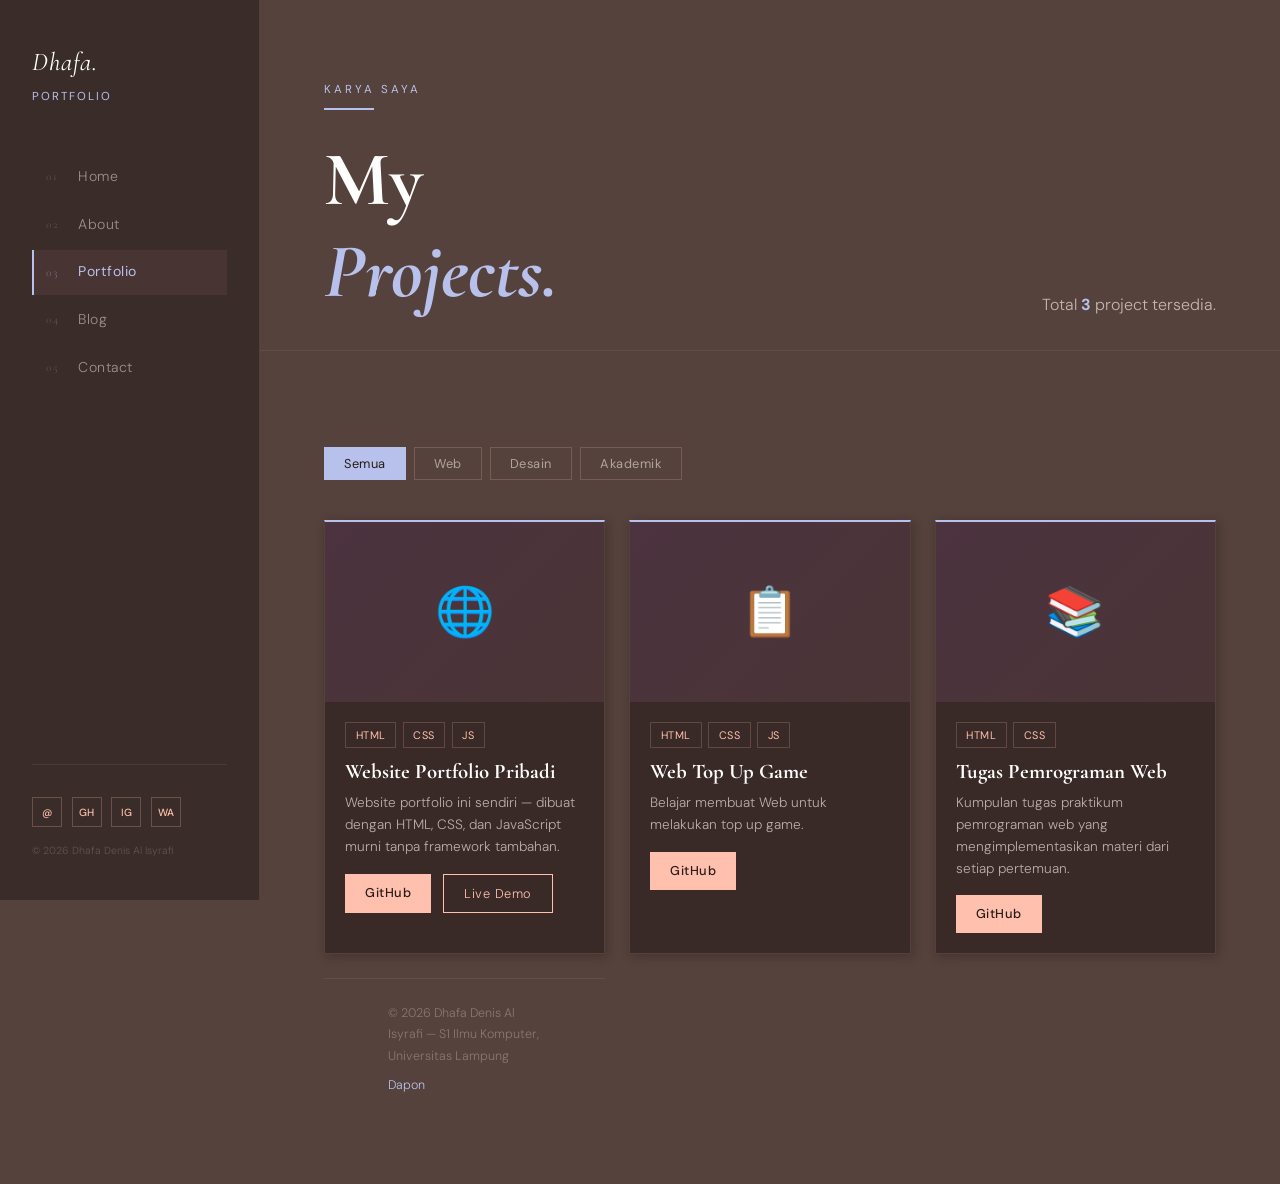
<file: portfolio.html>
<!DOCTYPE html>
<html lang="id">
<head>
  <meta charset="UTF-8"/>
  <meta name="viewport" content="width=device-width, initial-scale=1.0"/>
  <title>Dhafa Denis | Portfolio</title>
  <link rel="stylesheet" href="style.css">
  <link href="https://fonts.googleapis.com/css2?family=Cormorant+Garamond:ital,wght@0,400;0,600;0,700;1,400;1,600&family=DM+Sans:wght@300;400;500&display=swap" rel="stylesheet"/>
</head>
<body>

<aside class="sidebar" id="sidebar">
  <a href="index.html" class="sidebar-logo">Dhafa.</a>
  <span class="sidebar-tagline">Portfolio</span>
  <nav class="sidebar-nav">
    <a href="index.html"><span class="nav-num">01</span> Home</a>
    <a href="about.html"><span class="nav-num">02</span> About</a>
    <a href="portfolio.html" class="active"><span class="nav-num">03</span> Portfolio</a>
    <a href="blog.html"><span class="nav-num">04</span> Blog</a>
    <a href="contact.html"><span class="nav-num">05</span> Contact</a>
  </nav>
  <div class="sidebar-divider"></div>
  <div class="sidebar-socials">
    <a href="mailto:Ahirafy1977@gmail.com" class="social-icon">@</a>
    <a href="https://github.com/dhafaden" target="_blank" class="social-icon">GH</a>
    <a href="https://instagram.com/dhafadns" target="_blank" class="social-icon">IG</a>
    <a href="https://wa.me/6282176998906" target="_blank" class="social-icon">WA</a>
  </div>
  <p class="sidebar-copy">&copy; <span class="current-year">2025</span> Dhafa Denis Al Isyrafi</p>
</aside>

<div class="sidebar-overlay" id="overlay" onclick="closeSidebar()"></div>
<button class="hamburger" id="hamburger" onclick="toggleSidebar()"><span></span><span></span><span></span></button>

<main class="main">

  <header style="padding:5rem 4rem 2rem;border-bottom:1px solid rgba(255,243,236,0.06);">
    <span class="section-label">Karya Saya</span>
    <span class="deco-line"></span>
    <div style="display:flex;align-items:flex-end;justify-content:space-between;flex-wrap:wrap;gap:1rem;">
      <h1 style="font-size:clamp(2.5rem,6vw,5rem);font-weight:700;">My<br/><em style="color:var(--highlight)">Projects.</em></h1>
      <p style="font-weight:300;max-width:360px;color:rgba(255,243,236,0.65);">
        Total <strong id="projectCount" style="color:var(--highlight);">0</strong> project tersedia.

      </p>
    </div>
  </header>

  <section class="page-content">

    <div class="filter-section reveal">
      <button class="filter-btn active" data-filter="all" onclick="">Semua</button>
      <button class="filter-btn" data-filter="web">Web</button>
      <button class="filter-btn" data-filter="desain">Desain</button>
      <button class="filter-btn" data-filter="akademik">Akademik</button>
    </div>

    <div class="projects-grid" id="projectsGrid">

      <div class="project-card reveal" data-cat="web">
        <div class="project-thumb">&#127760;</div>
        <div class="project-body">
          <div class="project-tags">
            <span class="project-tag">HTML</span>
            <span class="project-tag">CSS</span>
            <span class="project-tag">JS</span>
          </div>
          <h3 class="project-title">Website Portfolio Pribadi</h3>
          <p class="project-desc">Website portfolio ini sendiri — dibuat dengan HTML, CSS, dan JavaScript murni tanpa framework tambahan.</p>
          <div class="project-links">
            <a href="https://github.com/dhafaden" target="_blank" class="btn-primary btn-sm">GitHub</a>
            <a href="#" class="btn-outline btn-sm">Live Demo</a>
          </div>
        </div>
      </div>

      <div class="project-card reveal" data-cat="web">
        <div class="project-thumb">&#128203;</div>
        <div class="project-body">
          <div class="project-tags">
            <span class="project-tag">HTML</span>
            <span class="project-tag">CSS</span>
            <span class="project-tag">JS</span>
          </div>
          <h3 class="project-title">Web Top Up Game</h3>
          <p class="project-desc">Belajar membuat Web untuk melakukan top up game.</p>
          <div class="project-links">
            <a href="https://github.com/dhafaden" target="_blank" class="btn-primary btn-sm">GitHub</a>
          </div>
        </div>
      </div>

      <div class="project-card reveal" data-cat="akademik">
        <div class="project-thumb">&#128218;</div>
        <div class="project-body">
          <div class="project-tags">
            <span class="project-tag">HTML</span>
            <span class="project-tag">CSS</span>
          </div>
          <h3 class="project-title">Tugas Pemrograman Web</h3>
          <p class="project-desc">Kumpulan tugas praktikum pemrograman web yang mengimplementasikan materi dari setiap pertemuan.</p>
          <div class="project-links">
            <a href="https://github.com/dhafaden" target="_blank" class="btn-primary btn-sm">GitHub</a>
          </div>
        </div>
      </div>

  <footer>
    <span>&copy; <span class="current-year">2025</span> Dhafa Denis Al Isyrafi &mdash; S1 Ilmu Komputer, Universitas Lampung</span>
    <span style="color:var(--highlight);">Dapon</span>
  </footer>
</main>

<script src="main.js"></script>
<script src="portfolio.js"></script>
</body>
</html>
</file>
<file: style.css>
:root {
  --bg:        #55423d;
  --bg-dark:   #3a2c28;
  --bg-card:   rgba(39,28,25,0.6);
  --headline:  #fffffe;
  --para:      #fff3ec;
  --btn:       #ffc0ad;
  --btn-text:  #271c19;
  --stroke:    #140d0b;
  --highlight: #b8c1ec;
  --secondary: #ffc0ad;
  --tertiary:  #b8c1ec;
  --sidebar-w: 260px;
  --transition: all 0.3s ease;
}

*, *::before, *::after { margin: 0; padding: 0; box-sizing: border-box; }
html { scroll-behavior: smooth; font-size: 16px; }

body {
  background-color: var(--bg);
  color: var(--para);
  font-family: 'DM Sans', sans-serif;
  line-height: 1.7;
  display: flex;
  min-height: 100vh;
}

h1, h2, h3, h4, h5 {
  font-family: 'Cormorant Garamond', serif;
  color: var(--headline);
  line-height: 1.2;
}

p { color: var(--para); font-weight: 300; }
a { text-decoration: none; color: inherit; }
ul { list-style: none; }
img { max-width: 100%; display: block; }

::-webkit-scrollbar { width: 5px; }
::-webkit-scrollbar-track { background: var(--bg-dark); }
::-webkit-scrollbar-thumb { background: var(--highlight); border-radius: 3px; }

.sidebar {
  width: var(--sidebar-w);
  min-height: 100vh;
  background-color: var(--bg-dark);
  border-right: 1px solid rgba(255,192,173,0.12);
  position: fixed;
  top: 0; left: 0; bottom: 0;
  display: flex;
  flex-direction: column;
  padding: 2.5rem 2rem;
  z-index: 100;
  transition: transform 0.35s ease;
}

.sidebar-logo {
  font-family: 'Cormorant Garamond', serif;
  font-size: 1.6rem; font-style: italic;
  color: var(--headline); letter-spacing: 1px;
  margin-bottom: 0.2rem; display: block;
}

.sidebar-tagline {
  font-size: 0.72rem; letter-spacing: 2px;
  text-transform: uppercase; color: var(--highlight);
  margin-bottom: 3rem; display: block;
}

.sidebar-nav { display: flex; flex-direction: column; gap: 0.2rem; flex: 1; }

.sidebar-nav a {
  display: flex; align-items: center; gap: 0.9rem;
  padding: 0.65rem 0.75rem;
  color: rgba(255,243,236,0.5);
  font-size: 0.88rem; font-weight: 300; letter-spacing: 0.5px;
  border-left: 2px solid transparent;
  transition: var(--transition);
  position: relative;
}

.sidebar-nav a:hover {
  color: var(--para);
  border-left-color: rgba(232,143,179,0.4);
  background-color: rgba(232,143,179,0.05);
  padding-left: 1rem;
}

.sidebar-nav a.active {
  color: var(--highlight);
  border-left-color: var(--highlight);
  background-color: rgba(232,143,179,0.08);
  font-weight: 400;
}

.nav-num {
  font-family: 'Cormorant Garamond', serif;
  font-size: 0.72rem; opacity: 0.4; min-width: 18px;
}

.sidebar-divider {
  width: 100%; height: 1px;
  background-color: rgba(255,243,236,0.08);
  margin: 1.5rem 0;
}

.sidebar-socials { display: flex; gap: 0.6rem; flex-wrap: wrap; margin-top: 0.5rem; }

.social-icon {
  width: 30px; height: 30px;
  border: 1px solid rgba(255,192,173,0.25);
  display: flex; align-items: center; justify-content: center;
  color: var(--secondary); font-size: 0.65rem; font-weight: 500;
  transition: var(--transition); text-decoration: none;
}

.social-icon:hover { border-color: var(--highlight); color: var(--highlight); background-color: rgba(232,143,179,0.1); }

.sidebar-copy { font-size: 0.65rem; color: rgba(255,243,236,0.2); margin-top: 1rem; line-height: 1.6; }

.hamburger {
  display: none; position: fixed;
  top: 1.2rem; right: 1.2rem; z-index: 200;
  background-color: var(--bg-dark);
  border: 1px solid rgba(255,192,173,0.2);
  padding: 0.55rem; cursor: pointer;
  flex-direction: column; gap: 5px;
}

.hamburger span { display: block; width: 22px; height: 1.5px; background-color: var(--para); transition: var(--transition); }

.hamburger.open span:nth-child(1) { transform: translateY(6.5px) rotate(45deg); }
.hamburger.open span:nth-child(2) { opacity: 0; }
.hamburger.open span:nth-child(3) { transform: translateY(-6.5px) rotate(-45deg); }

.sidebar-overlay { display: none; position: fixed; inset: 0; background-color: rgba(20,13,11,0.6); z-index: 99; }
.sidebar-overlay.open { display: block; }

.main { margin-left: var(--sidebar-w); flex: 1; min-height: 100vh; display: flex; flex-direction: column; }
.page-content { padding: 6rem 4rem 4rem; flex: 1; }

.section-label {
  display: block; font-size: 0.72rem;
  letter-spacing: 3px; text-transform: uppercase;
  color: var(--highlight); margin-bottom: 0.5rem;
}

.deco-line { display: block; width: 50px; height: 2px; background-color: var(--highlight); margin-bottom: 1.5rem; }

.section-title { font-size: clamp(2.2rem, 5vw, 4rem); font-weight: 600; margin-bottom: 1rem; }

.btn-primary {
  display: inline-block; background-color: var(--btn); color: var(--btn-text);
  padding: 0.75rem 2rem; border: none; cursor: pointer;
  font-family: 'DM Sans', sans-serif; font-size: 0.9rem; font-weight: 500;
  letter-spacing: 0.5px; transition: var(--transition); text-decoration: none;
}

.btn-primary:hover {
  background-color: var(--highlight); color: var(--headline);
  transform: translateY(-3px);
  box-shadow: 0 8px 25px rgba(232,143,179,0.3);
}

.btn-primary:active { transform: translateY(-1px); }

.btn-outline {
  display: inline-block; border: 1px solid var(--btn); color: var(--btn);
  padding: 0.75rem 2rem; background-color: transparent; cursor: pointer;
  font-family: 'DM Sans', sans-serif; font-size: 0.9rem; font-weight: 300;
  letter-spacing: 0.5px; transition: var(--transition); text-decoration: none;
}

.btn-outline:hover { background-color: var(--btn); color: var(--btn-text); }
.btn-sm { padding: 0.5rem 1.25rem; font-size: 0.8rem; }

.card {
  background-color: var(--bg-card);
  border: 1px solid rgba(255,192,173,0.15);
  padding: 1.5rem; position: relative; overflow: hidden;
  transition: var(--transition);
  box-shadow: 2px 2px 12px rgba(20,13,11,0.3);
}

.card:hover {
  border-color: rgba(232,143,179,0.35); transform: translateY(-5px);
  box-shadow: 4px 8px 30px rgba(20,13,11,0.5);
}

.card:first-child { border-top: 2px solid var(--highlight); }

footer {
  border-top: 1px solid rgba(255,243,236,0.07);
  padding: 1.5rem 4rem; font-size: 0.78rem;
  color: rgba(255,243,236,0.3); font-weight: 300;
  display: flex; justify-content: space-between;
  align-items: center; flex-wrap: wrap; gap: 0.5rem;
}

.hero-section {
  min-height: 100vh; display: flex; align-items: center;
  position: relative; overflow: hidden; padding: 6rem 4rem 4rem;
}

.hero-blob {
  position: absolute; border-radius: 50%; pointer-events: none;
  animation: float 6s ease-in-out infinite;
}

.hero-blob-1 {
  width: 350px; height: 350px;
  background: radial-gradient(circle, rgba(150,86,161,0.12), transparent 70%);
  top: 10%; right: 5%;
}

.hero-blob-2 {
  width: 200px; height: 200px;
  background: radial-gradient(circle, rgba(232,143,179,0.1), transparent 70%);
  bottom: 20%; right: 20%; animation-delay: 3s;
}

.hero-blob-3 {
  width: 120px; height: 120px;
  background: radial-gradient(circle, rgba(255,192,173,0.15), transparent 70%);
  top: 30%; right: 35%; animation-delay: 1.5s;
}

@keyframes float {
  0%, 100% { transform: translateY(0px); }
  50% { transform: translateY(-20px); }
}

@keyframes fadeInUp {
  from { opacity: 0; transform: translateY(30px); }
  to { opacity: 1; transform: translateY(0); }
}

@keyframes fadeInLeft {
  from { opacity: 0; transform: translateX(-30px); }
  to { opacity: 1; transform: translateX(0); }
}

@keyframes pulse {
  0%, 100% { transform: scale(1); }
  50% { transform: scale(1.05); }
}

.hero-content { max-width: 650px; position: relative; z-index: 1; }

.hero-greeting {
  font-size: 1rem; color: var(--secondary); font-weight: 300;
  margin-bottom: 0.5rem; animation: fadeInLeft 0.8s ease forwards;
}

.hero-name {
  font-family: 'Cormorant Garamond', serif;
  font-size: clamp(3.5rem, 9vw, 7rem);
  font-weight: 700; line-height: 1; color: var(--headline);
  margin-bottom: 0.5rem; animation: fadeInUp 0.9s ease 0.2s both;
}

.hero-name em { font-style: italic; color: var(--highlight); }

.hero-typed-row {
  display: flex; align-items: center; gap: 0.75rem;
  margin-bottom: 1.5rem; min-height: 2rem;
  animation: fadeInUp 0.9s ease 0.4s both;
}

.hero-dash { width: 30px; height: 1px; background-color: var(--highlight); flex-shrink: 0; }
.typed-text { font-size: 1rem; font-weight: 300; color: var(--secondary); }

.cursor {
  display: inline-block; width: 2px; height: 1em;
  background-color: var(--secondary); margin-left: 2px;
  animation: blink 0.8s step-end infinite; vertical-align: middle;
}

@keyframes blink { 0%,100%{opacity:1} 50%{opacity:0} }

.hero-desc {
  color: var(--para); font-weight: 300; max-width: 500px;
  margin-bottom: 2.5rem; line-height: 1.85;
  animation: fadeInUp 0.9s ease 0.5s both;
}

.hero-btns { display: flex; gap: 1rem; flex-wrap: wrap; animation: fadeInUp 0.9s ease 0.6s both; }

.hero-stats { display: flex; gap: 2.5rem; margin-top: 3rem; animation: fadeInUp 0.9s ease 0.7s both; }

.stat-num {
  font-family: 'Cormorant Garamond', serif;
  font-size: 2rem; font-weight: 700;
  color: var(--highlight); display: block;
}

.stat-label {
  font-size: 0.72rem; color: rgba(255,243,236,0.5);
  text-transform: uppercase; letter-spacing: 1px;
}

.scroll-hint {
  position: absolute; bottom: 2rem; left: 4rem;
  display: flex; align-items: center; gap: 0.75rem;
  font-size: 0.7rem; letter-spacing: 2px; text-transform: uppercase;
  color: rgba(255,243,236,0.25);
}

.scroll-hint-line { width: 40px; height: 1px; background-color: rgba(255,243,236,0.2); }

.about-grid { display: grid; grid-template-columns: 1fr 1.8fr; gap: 4rem; align-items: start; margin-top: 1rem; }
.about-photo-col { position: sticky; top: 2rem; }

.about-photo {
  width: 100%; aspect-ratio: 3/4;
  overflow: hidden; border: 1px solid rgba(232,143,179,0.25);
  position: relative;
}

.about-photo::after {
  content: ''; position: absolute; inset: 10px;
  border: 1px solid rgba(150,86,161,0.2); pointer-events: none;
}

.about-photo img { width: 100%; height: 100%; object-fit: cover; object-position: center top; }

.about-bio { font-weight: 300; line-height: 1.85; margin-bottom: 1rem; }

.about-tags { display: flex; flex-wrap: wrap; gap: 0.5rem; margin: 1.5rem 0; }

.tag {
  border: 1px solid rgba(232,143,179,0.35);
  color: var(--highlight); font-size: 0.78rem;
  padding: 0.3rem 0.85rem; letter-spacing: 0.5px;
  transition: var(--transition);
}

.tag:hover { background-color: rgba(232,143,179,0.1); }

.facts-grid { display: grid; grid-template-columns: 1fr 1fr; gap: 1.25rem; margin-top: 2rem; }

.fact { border-left: 2px solid var(--highlight); padding-left: 0.9rem; }
.fact-label { font-size: 0.7rem; letter-spacing: 2px; text-transform: uppercase; color: var(--secondary); display: block; }
.fact-val { font-family: 'Cormorant Garamond', serif; font-size: 1.05rem; color: var(--headline); }

.skills-section { margin-top: 3rem; }
.skill-item { margin-bottom: 1.2rem; overflow: hidden; }
.skill-header { display: flex; justify-content: space-between; margin-bottom: 6px; font-size: 0.85rem; color: var(--para); }
.skill-name { float: left; }
.skill-percent { float: right; color: var(--highlight); }
.skill-bar { clear: both; height: 3px; background-color: rgba(255,243,236,0.08); }
.skill-fill { height: 100%; background-color: var(--highlight); width: 0; transition: width 1.2s ease; }

.filter-section { display: flex; gap: 0.5rem; flex-wrap: wrap; margin-bottom: 2.5rem; }

.filter-btn {
  border: 1px solid rgba(255,192,173,0.2);
  color: rgba(255,243,236,0.55);
  font-family: 'DM Sans', sans-serif; font-size: 0.8rem;
  padding: 0.45rem 1.2rem; background-color: transparent;
  cursor: pointer; transition: var(--transition); letter-spacing: 0.5px;
}

.filter-btn:hover, .filter-btn.active {
  background-color: var(--highlight); color: var(--btn-text); border-color: var(--highlight);
}

.projects-grid { display: grid; grid-template-columns: repeat(auto-fill, minmax(280px, 1fr)); gap: 1.5rem; }

.project-card {
  background-color: var(--bg-card);
  border: 1px solid rgba(255,192,173,0.15);
  position: relative; overflow: hidden;
  transition: var(--transition);
  box-shadow: 2px 2px 10px rgba(20,13,11,0.3);
}

.project-card:hover {
  transform: translateY(-5px); border-color: rgba(232,143,179,0.4);
  box-shadow: 0 15px 40px rgba(20,13,11,0.5);
}

.project-card:nth-child(odd) { border-top: 2px solid var(--highlight); }
.project-card:nth-child(even) { border-top: 2px solid var(--tertiary); }
.project-card.hidden { display: none; }

.project-thumb {
  width: 100%; height: 180px;
  background: linear-gradient(135deg, rgba(150,86,161,0.2), rgba(232,143,179,0.1));
  display: flex; align-items: center; justify-content: center;
  font-size: 3rem; position: relative; overflow: hidden;
}

.project-thumb::after {
  content: ''; position: absolute; inset: 0;
  background: rgba(39,28,25,0); transition: var(--transition);
}

.project-card:hover .project-thumb::after { background: rgba(39,28,25,0.3); }

.project-body { padding: 1.25rem; }
.project-tags { display: flex; gap: 0.4rem; flex-wrap: wrap; margin-bottom: 0.75rem; }

.project-tag {
  font-size: 0.68rem; padding: 0.15rem 0.6rem;
  border: 1px solid rgba(255,192,173,0.2);
  color: var(--secondary); letter-spacing: 0.5px;
}

.project-title { font-family: 'Cormorant Garamond', serif; font-size: 1.3rem; color: var(--headline); margin-bottom: 0.5rem; }
.project-desc { font-size: 0.85rem; color: rgba(255,243,236,0.65); font-weight: 300; line-height: 1.6; margin-bottom: 1rem; }
.project-links { display: flex; gap: 0.75rem; }

.blog-layout { display: grid; grid-template-columns: 1fr 300px; gap: 3rem; align-items: start; }

article.blog-card {
  background-color: var(--bg-card);
  border: 1px solid rgba(255,192,173,0.12);
  margin-bottom: 1.5rem; transition: var(--transition);
  box-shadow: 2px 2px 10px rgba(20,13,11,0.2);
}

article.blog-card:hover { border-color: rgba(232,143,179,0.3); box-shadow: 4px 8px 25px rgba(20,13,11,0.4); }

.blog-thumb {
  width: 100%; height: 200px;
  background: linear-gradient(135deg, var(--bg-dark), rgba(150,86,161,0.2));
  display: flex; align-items: center; justify-content: center; font-size: 3rem;
}

.blog-body { padding: 1.5rem; }

.blog-meta {
  display: flex; gap: 1rem; font-size: 0.75rem;
  color: rgba(255,243,236,0.4); margin-bottom: 0.75rem;
  text-transform: uppercase; letter-spacing: 0.5px;
}

.blog-cat { color: var(--highlight); }
.blog-title { font-family: 'Cormorant Garamond', serif; font-size: 1.6rem; color: var(--headline); margin-bottom: 0.75rem; line-height: 1.3; }
.blog-excerpt { font-size: 0.9rem; color: rgba(255,243,236,0.65); font-weight: 300; line-height: 1.7; margin-bottom: 1.25rem; }

aside.blog-sidebar { position: sticky; top: 2rem; }

.widget { background-color: var(--bg-card); border: 1px solid rgba(255,192,173,0.12); padding: 1.5rem; margin-bottom: 1.5rem; }

.widget-title {
  font-family: 'Cormorant Garamond', serif; font-size: 1.2rem;
  color: var(--headline); margin-bottom: 1rem; padding-bottom: 0.5rem;
  border-bottom: 1px solid rgba(232,143,179,0.2);
}

.widget-list li {
  padding: 0.5rem 0; border-bottom: 1px solid rgba(255,243,236,0.05);
  font-size: 0.85rem; color: rgba(255,243,236,0.65);
  transition: var(--transition); cursor: pointer;
}

.widget-list li:last-child { border-bottom: none; }
.widget-list li:hover { color: var(--highlight); padding-left: 0.5rem; }

.widget-tags { display: flex; flex-wrap: wrap; gap: 0.5rem; }
.widget-tag {
  font-size: 0.72rem; padding: 0.25rem 0.7rem;
  border: 1px solid rgba(232,143,179,0.25);
  color: rgba(255,243,236,0.55); cursor: pointer; transition: var(--transition);
}
.widget-tag:hover { border-color: var(--highlight); color: var(--highlight); }

.contact-layout { display: grid; grid-template-columns: 1fr 1.3fr; gap: 4rem; align-items: start; }

.contact-info-title { font-size: clamp(2rem, 5vw, 3.5rem); font-weight: 600; margin-bottom: 1rem; }
.contact-info-desc { font-weight: 300; margin-bottom: 2rem; max-width: 320px; }

.contact-links { display: flex; flex-direction: column; gap: 1rem; margin-bottom: 2rem; }

.c-link { display: flex; align-items: center; gap: 1rem; color: var(--para); text-decoration: none; font-weight: 300; font-size: 0.9rem; transition: var(--transition); }
.c-link:hover { color: var(--highlight); }
.c-icon { width: 36px; height: 36px; border: 1px solid rgba(255,192,173,0.2); display: flex; align-items: center; justify-content: center; font-size: 0.72rem; color: var(--highlight); flex-shrink: 0; transition: var(--transition); }
.c-link:hover .c-icon { background-color: rgba(232,143,179,0.1); border-color: var(--highlight); }

.contact-form { display: flex; flex-direction: column; gap: 1.1rem; }

fieldset { border: 1px solid rgba(255,192,173,0.2); padding: 1.25rem; margin-bottom: 0.5rem; }
legend { font-size: 0.8rem; letter-spacing: 1.5px; text-transform: uppercase; color: var(--secondary); padding: 0 0.5rem; }

.form-group { display: flex; flex-direction: column; gap: 0.35rem; }
.form-group label { font-size: 0.72rem; letter-spacing: 1.5px; text-transform: uppercase; color: var(--secondary); }

.form-group input[type="text"],
.form-group input[type="email"],
.form-group input[type="password"],
.form-group input[type="number"],
.form-group input[type="date"],
.form-group textarea,
.form-group select {
  background-color: rgba(39,28,25,0.7);
  border: 1px solid rgba(255,192,173,0.2);
  color: var(--headline); padding: 0.7rem 0.9rem;
  font-family: 'DM Sans', sans-serif; font-size: 0.9rem;
  outline: none; transition: border-color 0.3s; width: 100%; resize: none;
}

.form-group input:focus, .form-group textarea:focus, .form-group select:focus { border-color: var(--highlight); }
.form-group select option { background-color: var(--bg-dark); }

.radio-group, .checkbox-group { display: flex; flex-wrap: wrap; gap: 1rem; margin-top: 0.25rem; }
.radio-item, .checkbox-item { display: flex; align-items: center; gap: 0.5rem; font-size: 0.88rem; color: var(--para); cursor: pointer; }
.radio-item input[type="radio"], .checkbox-item input[type="checkbox"] { accent-color: var(--highlight); width: 16px; height: 16px; cursor: pointer; }

.err-msg { font-size: 0.75rem; color: var(--highlight); display: none; }
.form-group.has-error input, .form-group.has-error textarea, .form-group.has-error select { border-color: var(--highlight); }
.form-group.has-error .err-msg { display: block; }

.form-success { display: none; padding: 1rem; background-color: rgba(150,86,161,0.15); border: 1px solid rgba(150,86,161,0.3); color: var(--headline); font-size: 0.9rem; text-align: center; }

.reveal { opacity: 0; transform: translateY(30px); transition: opacity 0.7s ease, transform 0.7s ease; }
.reveal.visible { opacity: 1; transform: translateY(0); }

.notification {
  position: fixed; bottom: 2rem; right: 2rem; z-index: 999;
  background-color: var(--bg-dark); border: 1px solid var(--highlight);
  color: var(--para); padding: 1rem 1.5rem;
  font-size: 0.88rem; max-width: 300px;
  box-shadow: 0 8px 30px rgba(20,13,11,0.5);
  transform: translateX(120%); transition: transform 0.4s ease;
}
.notification.show { transform: translateX(0); }

@media (max-width: 1024px) {
  .blog-layout { grid-template-columns: 1fr; }
  aside.blog-sidebar { position: static; }
}

@media (max-width: 900px) {
  :root { --sidebar-w: 0px; }
  .sidebar { transform: translateX(-260px); width: 260px; }
  .sidebar.open { transform: translateX(0); }
  .hamburger { display: flex; }
  .main { margin-left: 0; }
  .page-content { padding: 5rem 1.75rem 3rem; }
  .hero-section { padding: 5rem 1.75rem 3rem; }
  .about-grid { grid-template-columns: 1fr; gap: 2.5rem; }
  .about-photo-col { position: static; max-width: 260px; }
  .contact-layout { grid-template-columns: 1fr; gap: 2.5rem; }
  .facts-grid { grid-template-columns: 1fr 1fr; }
  footer { padding: 1.5rem; flex-direction: column; text-align: center; }
  .hero-stats { gap: 1.5rem; }
  .scroll-hint { left: 1.75rem; }
}

@media (max-width: 600px) {
  .facts-grid { grid-template-columns: 1fr; }
  .projects-grid { grid-template-columns: 1fr; }
  .hero-name { font-size: 3rem; }
}
</file>
